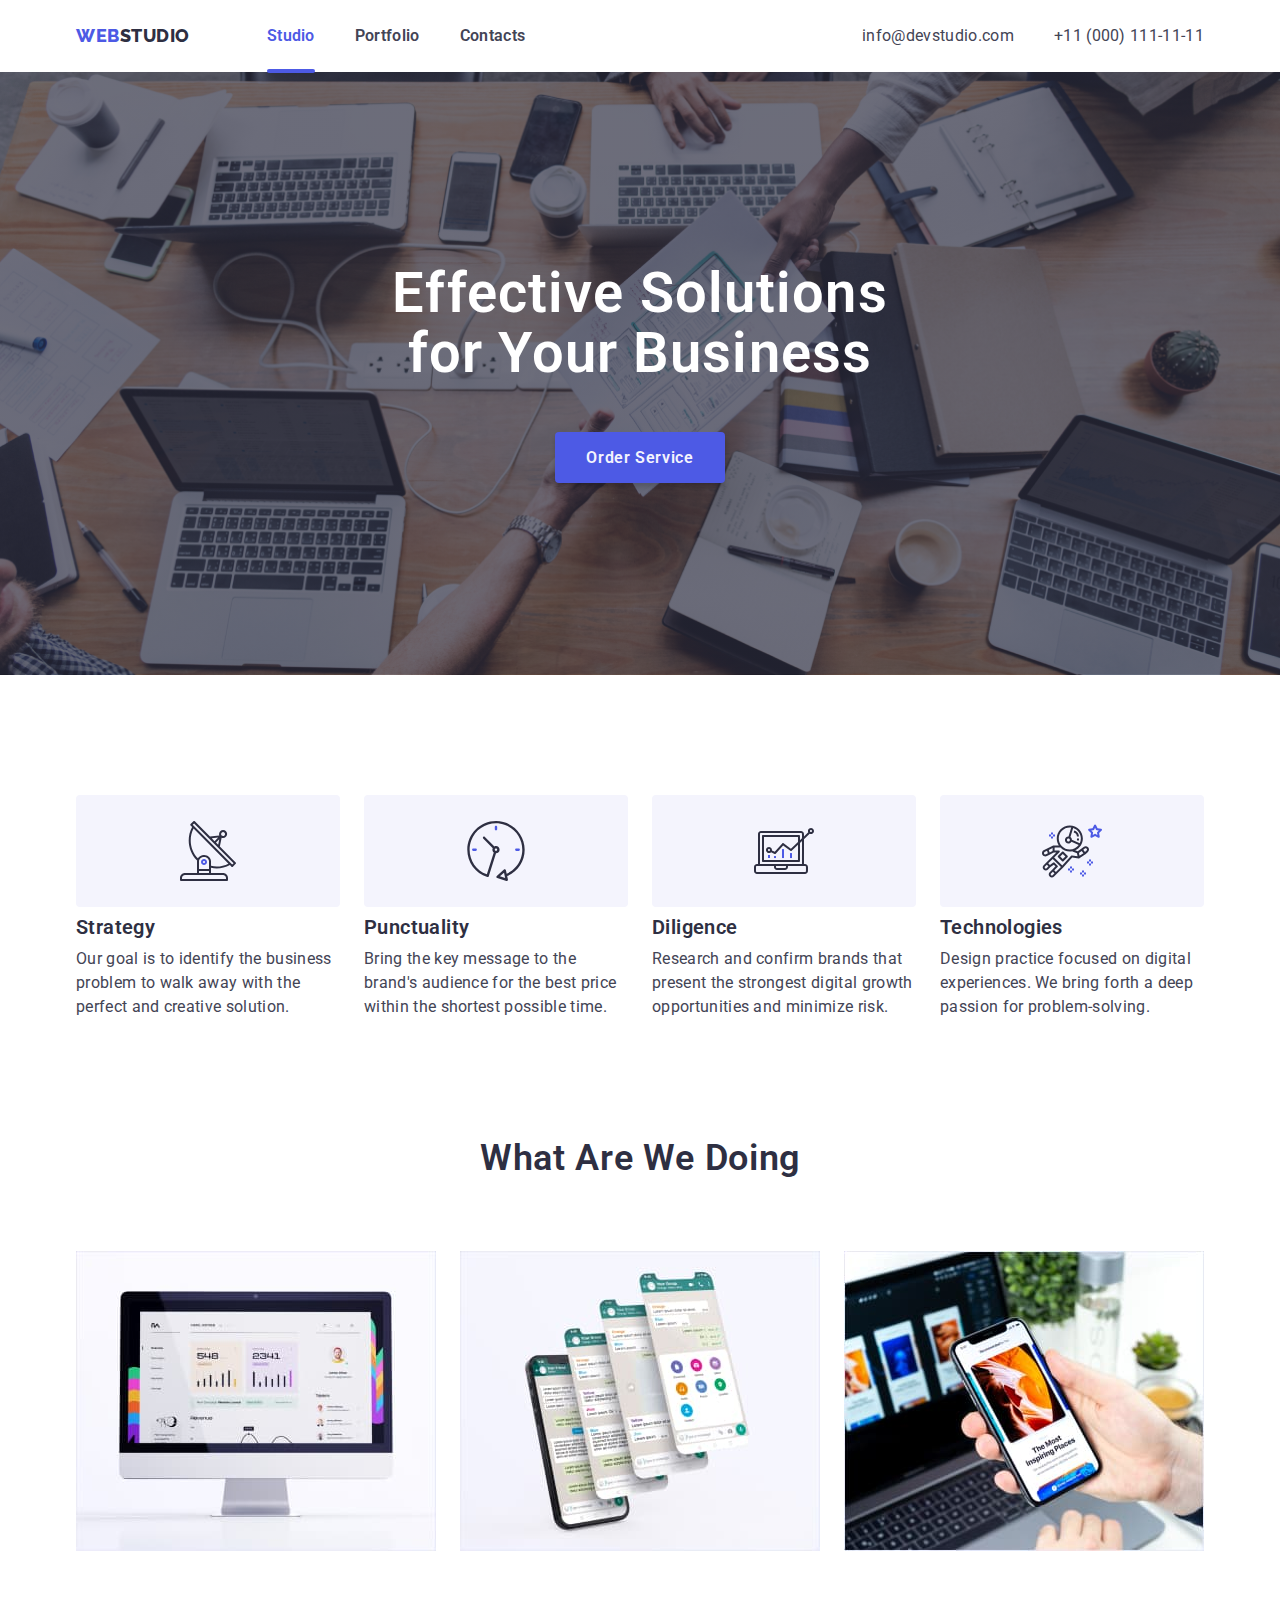
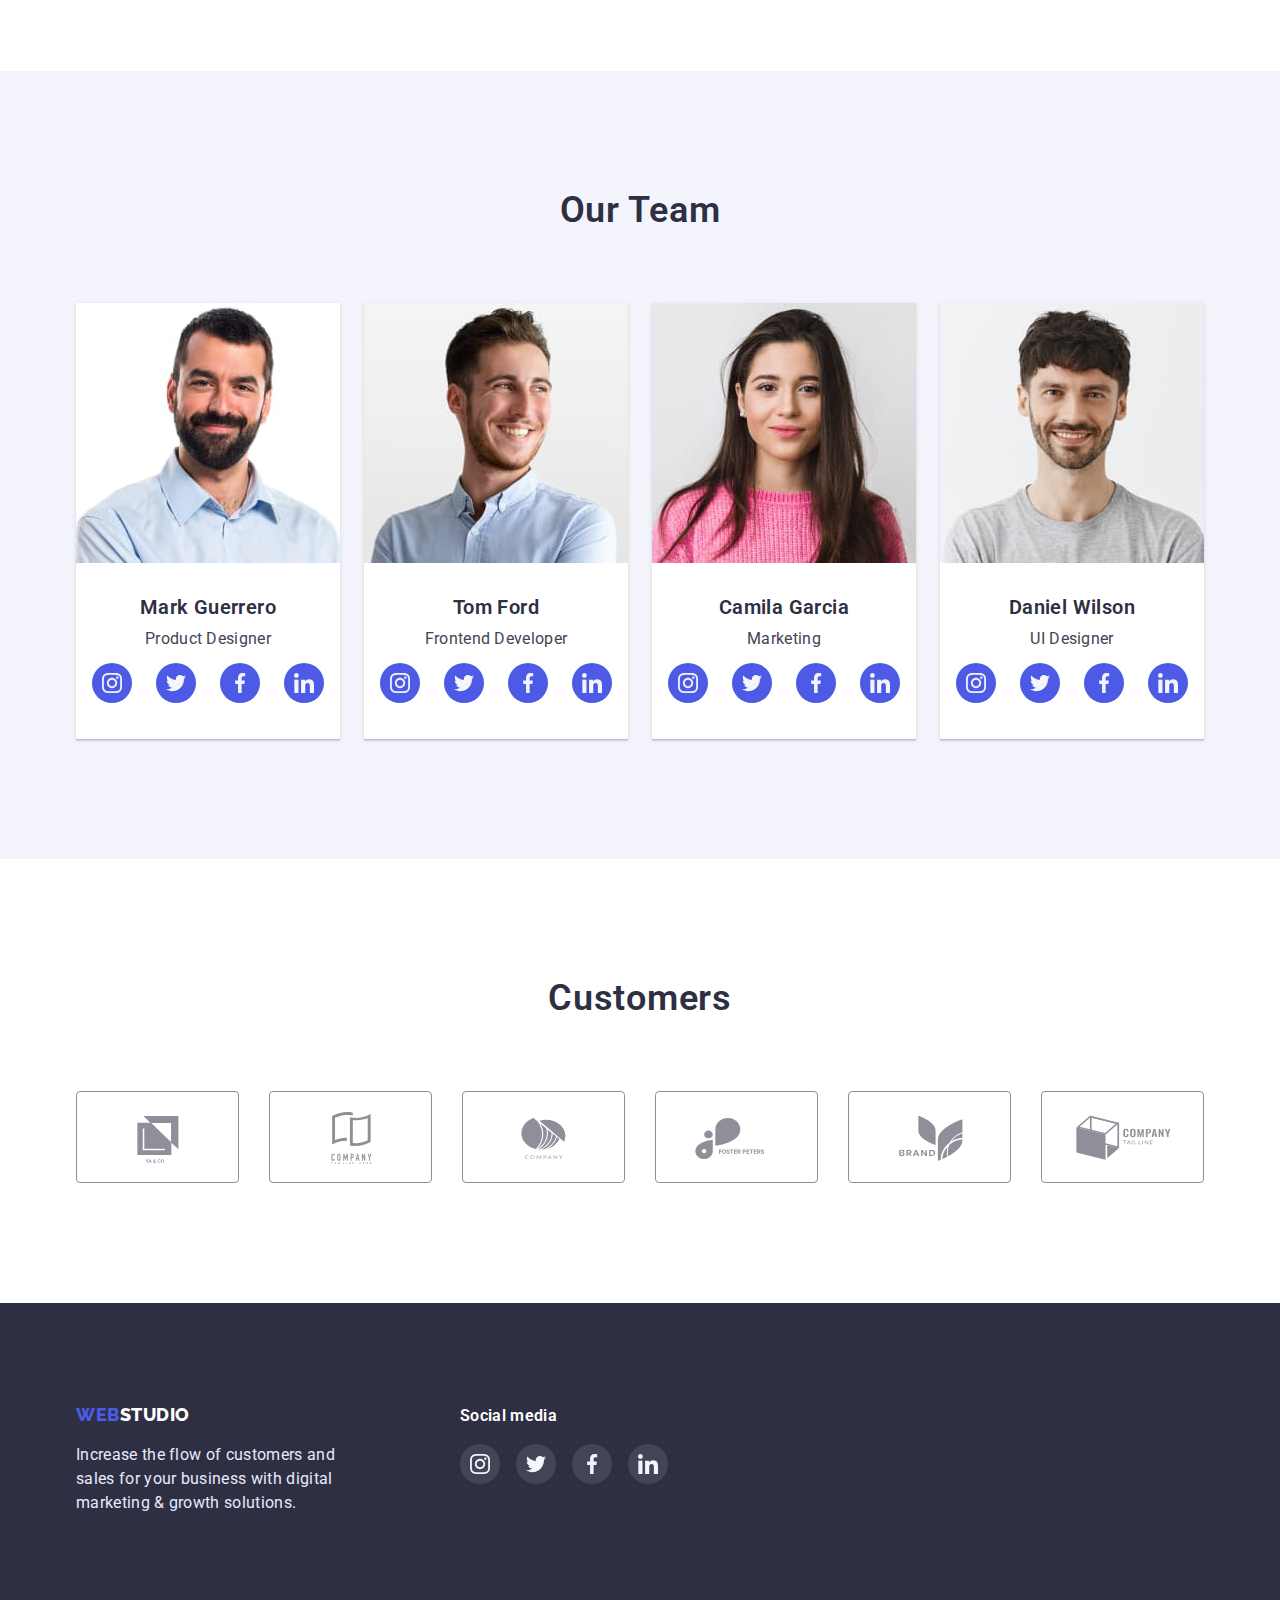
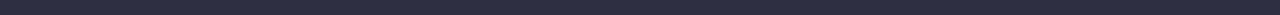
<file: index.html>
<!DOCTYPE html>
<html lang="en">

<head>
    <meta charset="UTF-8">
    <meta http-equiv="X-UA-Compatible" content="IE=edge">
    <meta name="viewport" content="width=device-width, initial-scale=1.0">
    <title>WEBSTUDIO</title>
    <link rel="preconnect" href="https://fonts.googleapis.com" >
    <link rel="preconnect" href="https://fonts.gstatic.com" crossorigin >
    <link
        href="https://fonts.googleapis.com/css2?family=Raleway:wght@700&family=Roboto:wght@400;500;700;900&display=swap"
        rel="stylesheet" >
    <link rel="stylesheet" href="./css/style.css" >
    <link rel="stylesheet" href="./css/normalize.css" >
</head>

<body>
    <header class="header">
        <div class="container header-container">
            <nav class="header-navigation">
                <a class="logo" href="./index.html"><span class="logo-part">Web</span>Studio</a>
                <ul class="list header-menu">
                    <li class="header-menu-item"><a class="nav-link active" href="./index.html">Studio</a></li>
                    <li class="header-menu-item"><a class="nav-link" href="./portfolio.html">Portfolio</a></li>
                    <li class="header-menu-item"><a class="nav-link" href="#">Contacts</a></li>
                </ul>
            </nav>
            <ul class="list header-contact">
                <li class="header-contact-item"><a class="contact-link" href="mailo:info@devstudio.com">info@devstudio.com</a></li>
                <li class="header-contact-item"><a class="contact-link" href="tel:+11(000)1111111">+11 (000) 111-11-11</a></li>
            </ul>
        </div>
    </header>
    <main>
        <section class="hero">
            <div class="container">
                <h1 class="hero-title">Effective Solutions for Your Business</h1>
                <button class="hero-button" type="button" data-modal-open>Order Service</button>
            </div>
        </section>
        <section class="section about">
            <div class="container">
                <h2 class="about-title hidden">Information about our company</h2>
                <ul class="about-list list">
                    <li class="about-item">
                        <div class="about-icon-wrapper">
                            <svg width="60" height="60">
                                <use href="./images/icons.svg#icon-advantage1"></use>
                            </svg>
                        </div>
                        <h3 class="about-item-title">Strategy</h3>
                        <p class="about-item-text">Our goal is to identify the business problem to walk away with the perfect and creative solution.
                        </p>
                    </li>
                    <li class="about-item">
                        <div class="about-icon-wrapper">
                            <svg width="60" height="60">
                                <use href="./images/icons.svg#icon-advantage2"></use>
                            </svg>
                        </div>
                        <h3 class="about-item-title">Punctuality</h3>
                        <p class="about-item-text">Bring the key message to the brand's audience for the best price within the shortest possible
                            time.</p>
                    </li>
                    <li class="about-item">
                        <div class="about-icon-wrapper">
                            <svg width="60" height="60">
                                <use href="./images/icons.svg#icon-advantage3"></use>
                            </svg>
                        </div>
                        <h3 class="about-item-title">Diligence</h3>
                        <p class="about-item-text">Research and confirm brands that present the strongest digital growth opportunities and minimize
                            risk.</p>
                    </li>
                    <li class="about-item">
                        <div class="about-icon-wrapper">
                            <svg width="60" height="60">
                                <use href="./images/icons.svg#icon-advantage4"></use>
                            </svg>
                        </div>
                        <h3 class="about-item-title">Technologies</h3>
                        <p class="about-item-text">Design practice focused on digital experiences. We bring forth a deep passion for
                            problem-solving.</p>
                    </li>
                </ul>
            </div>
        </section>
        <section class="section doing">
            <div class="container">
                <h2 class="section-title">What are we doing</h2>
                <ul class="doing-list list">
                    <li class="doing-list-item"><img class="doing-image" width="360" src="./images/doing1.jpg" alt="computer"></li>
                    <li class="doing-list-item"><img class="doing-image" width="360" src="./images/doing2.jpg" alt="smartphone"></li>
                    <li class="doing-list-item"><img class="doing-image" width="360" src="./images/doing3.jpg" alt="smartphone in hand"></li>
                </ul>
            </div>
        </section>
        <section class="section team">
            <div class="container">
                <h2 class="section-title">Our Team</h2>
                <ul class="list team-list">
                    <li class="team-item">
                        <img class="team-item-image" width="264" src="./images/team1.jpg" alt="Mark Guerrero">
                        <div class="team-item-info">
                            <h3 class="team-item-title">Mark Guerrero</h3>
                            <p class="team-item-text">Product Designer</p>
                            <ul class="socials">
                                <li class="socials-item">
                                  <a href="#" class="socials-link">
                                    <svg width="20" height="20" class="socials-icon">
                                      <use href="./images/icons.svg#icon-instagram"></use>
                                    </svg>
                                  </a>
                                </li>
                                <li class="socials-item">
                                  <a href="#" class="socials-link">
                                    <svg width="20" height="20" class="socials-icon">
                                      <use href="./images/icons.svg#icon-twitter"></use>
                                    </svg>
                                  </a>
                                </li>
                                <li class="socials-item">
                                  <a href="#" class="socials-link">
                                    <svg width="20" height="20" class="socials-icon">
                                      <use href="./images/icons.svg#icon-facebook"></use>
                                    </svg>
                                  </a>
                                </li>
                                <li class="socials-item">
                                  <a href="#" class="socials-link">
                                    <svg width="20" height="20" class="socials-icon">
                                      <use href="./images/icons.svg#icon-linkedin"></use>
                                    </svg>
                                  </a>
                                </li>
                              </ul>
                        </div>
                    </li>
                    <li class="team-item">
                        <img class="team-item-image" width="264" src="./images/team2.jpg" alt="Tom Ford">
                        <div class="team-item-info">
                            <h3 class="team-item-title">Tom Ford</h3>
                            <p class="team-item-text">Frontend Developer</p>
                            <ul class="socials">
                                <li class="socials-item">
                                  <a href="#" class="socials-link">
                                    <svg width="20" height="20" class="socials-icon">
                                      <use href="./images/icons.svg#icon-instagram"></use>
                                    </svg>
                                  </a>
                                </li>
                                <li class="socials-item">
                                  <a href="#" class="socials-link">
                                    <svg width="20" height="20" class="socials-icon">
                                      <use href="./images/icons.svg#icon-twitter"></use>
                                    </svg>
                                  </a>
                                </li>
                                <li class="socials-item">
                                  <a href="#" class="socials-link">
                                    <svg width="20" height="20" class="socials-icon">
                                      <use href="./images/icons.svg#icon-facebook"></use>
                                    </svg>
                                  </a>
                                </li>
                                <li class="socials-item">
                                  <a href="#" class="socials-link">
                                    <svg width="20" height="20" class="socials-icon">
                                      <use href="./images/icons.svg#icon-linkedin"></use>
                                    </svg>
                                  </a>
                                </li>
                              </ul>
                        </div>
                    </li>
                    <li class="team-item">
                        <img class="team-item-image" width="264" src="./images/team3.jpg" alt="Camila Garcia">
                        <div class="team-item-info">
                            <h3 class="team-item-title">Camila Garcia</h3>
                            <p class="team-item-text">Marketing</p>
                            <ul class="socials">
                                <li class="socials-item">
                                  <a href="#" class="socials-link">
                                    <svg width="20" height="20" class="socials-icon">
                                      <use href="./images/icons.svg#icon-instagram"></use>
                                    </svg>
                                  </a>
                                </li>
                                <li class="socials-item">
                                  <a href="#" class="socials-link">
                                    <svg width="20" height="20" class="socials-icon">
                                      <use href="./images/icons.svg#icon-twitter"></use>
                                    </svg>
                                  </a>
                                </li>
                                <li class="socials-item">
                                  <a href="#" class="socials-link">
                                    <svg width="20" height="20" class="socials-icon">
                                      <use href="./images/icons.svg#icon-facebook"></use>
                                    </svg>
                                  </a>
                                </li>
                                <li class="socials-item">
                                  <a href="#" class="socials-link">
                                    <svg width="20" height="20" class="socials-icon">
                                      <use href="./images/icons.svg#icon-linkedin"></use>
                                    </svg>
                                  </a>
                                </li>
                              </ul>
                        </div>
                    </li>
                    <li class="team-item">
                        <img class="team-item-image" width="264" src="./images/team4.jpg" alt="Daniel Wilson">
                        <div class="team-item-info">
                            <h3 class="team-item-title">Daniel Wilson</h3>
                            <p class="team-item-text">UI Designer</p>
                            <ul class="socials">
                                <li class="socials-item">
                                  <a href="#" class="socials-link">
                                    <svg width="20" height="20" class="socials-icon">
                                      <use href="./images/icons.svg#icon-instagram"></use>
                                    </svg>
                                  </a>
                                </li>
                                <li class="socials-item">
                                  <a href="#" class="socials-link">
                                    <svg width="20" height="20" class="socials-icon">
                                      <use href="./images/icons.svg#icon-twitter"></use>
                                    </svg>
                                  </a>
                                </li>
                                <li class="socials-item">
                                  <a href="#" class="socials-link">
                                    <svg width="20" height="20" class="socials-icon">
                                      <use href="./images/icons.svg#icon-facebook"></use>
                                    </svg>
                                  </a>
                                </li>
                                <li class="socials-item">
                                  <a href="#" class="socials-link">
                                    <svg width="20" height="20" class="socials-icon">
                                      <use href="./images/icons.svg#icon-linkedin"></use>
                                    </svg>
                                  </a>
                                </li>
                            </ul>
                        </div>
                    </li>
                </ul>
            </div>
        </section>
        <section class="section clients">
            <div class="container">
              <h2 class="section-title">Customers</h2>
              <ul class="clients-list">
                <li class="client">
                  <a href="#" class="client-link">
                    <svg width="104" height="56" class="socials-icon">
                      <use href="./images/icons.svg#icon-customers1"></use>
                    </svg>
                  </a>
                </li>
                <li class="client">
                  <a href="#" class="client-link">
                    <svg width="104" height="56" class="socials-icon">
                      <use href="./images/icons.svg#icon-customers2"></use>
                    </svg>
                  </a>
                </li>
                <li class="client">
                  <a href="#" class="client-link">
                    <svg width="104" height="56" class="socials-icon">
                      <use href="./images/icons.svg#icon-customers3"></use>
                    </svg>
                  </a>
                </li>
                <li class="client">
                  <a href="#" class="client-link">
                    <svg width="104" height="56" class="socials-icon">
                      <use href="./images/icons.svg#icon-customers4"></use>
                    </svg>
                  </a>
                </li>
                <li class="client">
                  <a href="#" class="client-link">
                    <svg width="104" height="56" class="socials-icon">
                      <use href="./images/icons.svg#icon-customers5"></use>
                    </svg>
                  </a>
                </li>
                <li class="client">
                  <a href="#" class="client-link">
                    <svg width="104" height="56" class="socials-icon">
                      <use href="./images/icons.svg#icon-customers6"></use>
                    </svg>
                  </a>
                </li>
              </ul>
            </div>
          </section>
    </main>
    <footer class="footer">
        <div class="container">
            <div class="footer-left">
                <a class="logo" href="./index.html"><span class="logo-part">Web</span>Studio</a>
                <p class="footer-text">Increase the flow of customers and sales for your business with digital marketing &
                growth solutions.</p>
            </div>
            <div class="footer-right">
                <p class="footer-right-text">Social media</p>
                <ul class="socials">
                    <li class="socials-item">
                    <a href="#" class="socials-link">
                        <svg width="20" height="20" class="socials-icon">
                            <use href="./images/icons.svg#icon-instagram"></use>
                        </svg>
                    </a>
                    </li>
                    <li class="socials-item">
                    <a href="#" class="socials-link">
                        <svg width="20" height="20" class="socials-icon">
                            <use href="./images/icons.svg#icon-twitter"></use>
                        </svg>
                    </a>
                    </li>
                    <li class="socials-item">
                    <a href="#" class="socials-link">
                        <svg width="20" height="20" class="socials-icon">
                            <use href="./images/icons.svg#icon-facebook"></use>
                        </svg>
                    </a>
                    </li>
                    <li class="socials-item">
                    <a href="#" class="socials-link">
                        <svg width="20" height="20" class="socials-icon">
                            <use href="./images/icons.svg#icon-linkedin"></use>
                        </svg>
                    </a>
                    </li>
                </ul>
            </div>
        </div>
    </footer>
    <div class="backdrop is-hidden" data-modal>
      <div class="modal">
        <button class="modal-close-btn" type="button" data-modal-close>
          <svg class="modal-close-icon" width="8" height="8">
            <use href="./images/icons.svg#icon-close"></use>
          </svg>
        </button>
      </div>
    </div>

    <script src="./modal.js"></script>
</body>

</html>
</file>
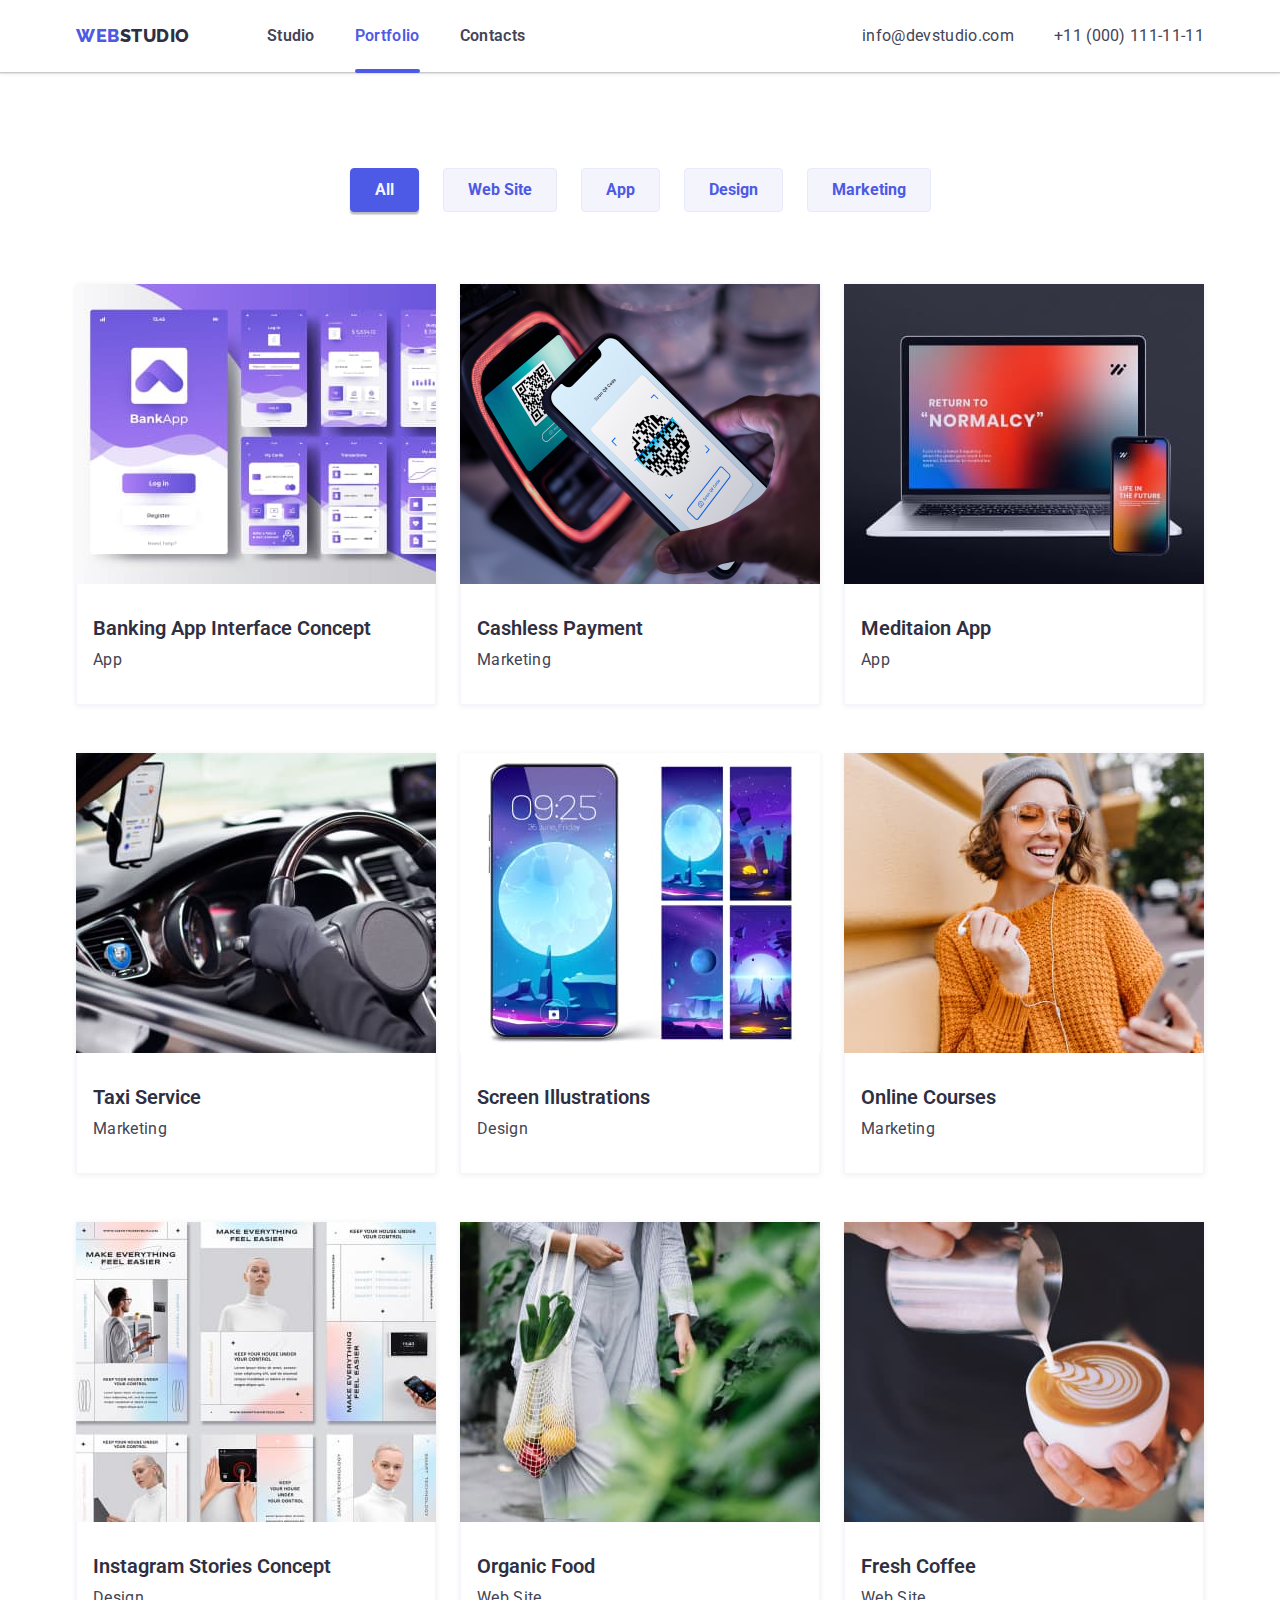
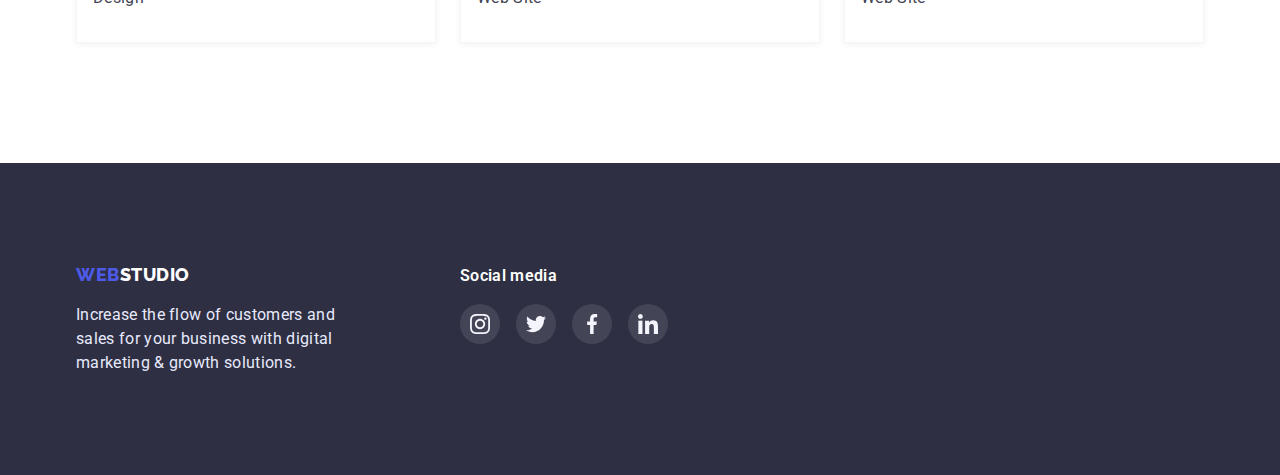
<file: portfolio.html>
<!DOCTYPE html>
<html lang="en">

<head>
  <meta charset="UTF-8">
  <meta http-equiv="X-UA-Compatible" content="IE=edge">
  <meta name="viewport" content="width=device-width, initial-scale=1.0">
  <title>Portfolio</title>
  <link rel="stylesheet" href="./css/style.css" >
  <link rel="preconnect" href="https://fonts.googleapis.com" >
  <link rel="preconnect" href="https://fonts.gstatic.com" crossorigin >
  <link href="https://fonts.googleapis.com/css2?family=Raleway:wght@700&family=Roboto:wght@400;500;700;900&display=swap"
    rel="stylesheet" >
  <link rel="stylesheet" href="./css/style.css" >
  <link rel="stylesheet" href="./css/normalize.css" >
</head>

<body>
  <header class="header">
    <div class="container header-container">
        <nav class="header-navigation">
            <a class="logo" href="./index.html"><span class="logo-part">Web</span>Studio</a>
            <ul class="list header-menu">
                <li class="header-menu-item"><a class="nav-link" href="./index.html">Studio</a></li>
                <li class="header-menu-item"><a class="nav-link active" href="./portfolio.html">Portfolio</a></li>
                <li class="header-menu-item"><a class="nav-link" href="#">Contacts</a></li>
            </ul>
        </nav>
        <ul class="list header-contact">
            <li class="header-contact-item"><a class="contact-link" href="mailo:info@devstudio.com">info@devstudio.com</a></li>
            <li class="header-contact-item"><a class="contact-link" href="tel:+11(000)1111111">+11 (000) 111-11-11</a></li>
        </ul>
    </div>
  </header>
  <main>
    <section class="products section">
      <div class="container">
        <h1 class="products-title hidden">Product cards</h1>
        <ul class="filter list">
          <li class="filter-item"><button class="filter-button active-button" type="button">All</button></li>
          <li class="filter-item"><button class="filter-button" type="button">Web Site</button></li>
          <li class="filter-item"><button class="filter-button" type="button">App</button></li>
          <li class="filter-item"><button class="filter-button" type="button">Design</button></li>
          <li class="filter-item"><button class="filter-button" type="button">Marketing</button></li>
        </ul>

        <ul class="products-list list">
          <li class="product-card">
            <a href="#" class="product-card-link">
              <div class="product-image-wrapper">
                <img src="./images/product1.jpg" alt="bankapp" width="360" >
                <div class="product-about">
                  <p>
                    14 Stylish and User-Friendly App Design Concepts · Task Manager App · Calorie Tracker App · Exotic Fruit Ecommerce App · Cloud Storage App
                  </p>
                </div>
              </div>
              <div class="product-info">
                <h2 class="product-title">Banking App Interface Concept</h2>
                <p class="product-description">App</p>
              </div>
            </a>
          </li>
          <li class="product-card">
            <a href="#" class="product-card-link">
              <div class="product-image-wrapper">
                <img src="./images/product2.jpg" alt="cash" width="360" >
                <div class="product-about">
                  <p>
                    14 Stylish and User-Friendly App Design Concepts · Task Manager App · Calorie Tracker App · Exotic Fruit Ecommerce App · Cloud Storage App
                  </p>
                </div>
              </div>
              <div class="product-info">
                <h2 class="product-title">Cashless Payment</h2>
                <p class="product-description">Marketing</p>
              </div>
            </a>
          </li>
          <li class="product-card">
            <a href="#" class="product-card-link">
              <div class="product-image-wrapper">
                <img src="./images/product3.jpg" alt="Meditaion" width="360" >
                <div class="product-about">
                  <p>
                    14 Stylish and User-Friendly App Design Concepts · Task Manager App · Calorie Tracker App · Exotic Fruit Ecommerce App · Cloud Storage App
                  </p>
                </div>
              </div>
              <div class="product-info">
                <h2 class="product-title">Meditaion App</h2>
                <p class="product-description">App</p>
              </div>
            </a>
          </li>
          <li class="product-card">
            <a href="#" class="product-card-link">
              <div class="product-image-wrapper">
                <img src="./images/product4.jpg" alt="Taxi" width="360" >
                <div class="product-about">
                  <p>
                    14 Stylish and User-Friendly App Design Concepts · Task Manager App · Calorie Tracker App · Exotic Fruit Ecommerce App · Cloud Storage App
                  </p>
                </div>
              </div>
              <div class="product-info">
                <h2 class="product-title">Taxi Service</h2>
                <p class="product-description">Marketing</p>
              </div>
            </a>
          </li>
          <li class="product-card">
            <a href="#" class="product-card-link">
              <div class="product-image-wrapper">
                <img src="./images/product5.jpg" alt="Screen" width="360" >
                <div class="product-about">
                  <p>
                    14 Stylish and User-Friendly App Design Concepts · Task Manager App · Calorie Tracker App · Exotic Fruit Ecommerce App · Cloud Storage App
                  </p>
                </div>
              </div>
              <div class="product-info">
                <h2 class="product-title">Screen Illustrations</h2>
                <p class="product-description">Design</p>
              </div>
            </a>
          </li>
          <li class="product-card">
            <a href="#" class="product-card-link">
              <div class="product-image-wrapper">
                <img src="./images/product6.jpg" alt="Courses" width="360" >
                <div class="product-about">
                  <p>
                    14 Stylish and User-Friendly App Design Concepts · Task Manager App · Calorie Tracker App · Exotic Fruit Ecommerce App · Cloud Storage App
                  </p>
                </div>
              </div>
              <div class="product-info">
                <h2 class="product-title">Online Courses</h2>
                <p class="product-description">Marketing</p>
              </div>
            </a>
          </li>
          <li class="product-card">
            <a href="#" class="product-card-link">
              <div class="product-image-wrapper">
                <img src="./images/product7.jpg" alt="Instagram Stories" width="360" >
                  <div class="product-about">
                    <p>
                      14 Stylish and User-Friendly App Design Concepts · Task Manager App · Calorie Tracker App · Exotic Fruit Ecommerce App · Cloud Storage App
                    </p>
                  </div>
                </div>
                <div class="product-info">
                  <h2 class=" product-title">Instagram Stories Concept</h2>
                  <p class="product-description">Design</p>
                </div>
            </a>
          </li>
          <li class="product-card">
            <a href="#" class="product-card-link">
              <div class="product-image-wrapper">
                <img src="./images/product8.jpg" alt="Organic food" width="360" >
                <div class="product-about">
                  <p>
                    14 Stylish and User-Friendly App Design Concepts · Task Manager App · Calorie Tracker App · Exotic Fruit Ecommerce App · Cloud Storage App
                  </p>
                </div>
              </div>
              <div class="product-info">
                <h2 class="product-title">Organic Food</h2>
                <p class="product-description">Web Site</p>
              </div>
            </a>
          </li>
          <li class="product-card">
            <a href="#" class="product-card-link">
              <div class="product-image-wrapper">
                <img src="./images/product9.jpg" alt="Fresh Coffee" width="360" >
                <div class="product-about">
                  <p>
                    14 Stylish and User-Friendly App Design Concepts · Task Manager App · Calorie Tracker App · Exotic Fruit Ecommerce App · Cloud Storage App
                  </p>
                </div>
              </div>
              <div class="product-info">
                <h2 class="product-title">Fresh Coffee</h2>
                <p class="product-description">Web Site</p>
              </div>
            </a>
          </li>
        </ul>
      </div>
    </section>
  </main>
  <footer class="footer">
    <div class="container">
        <div class="footer-left">
            <a class="logo" href="./index.html"><span class="logo-part">Web</span>Studio</a>
            <p class="footer-text">Increase the flow of customers and sales for your business with digital marketing &
            growth solutions.</p>
        </div>
        <div class="footer-right">
            <p class="footer-right-text">Social media</p>
            <ul class="socials">
                <li class="socials-item">
                <a href="#" class="socials-link">
                    <svg width="20" height="20" class="socials-icon">
                        <use href="./images/icons.svg#icon-instagram"></use>
                    </svg>
                </a>
                </li>
                <li class="socials-item">
                <a href="#" class="socials-link">
                    <svg width="20" height="20" class="socials-icon">
                        <use href="./images/icons.svg#icon-twitter"></use>
                    </svg>
                </a>
                </li>
                <li class="socials-item">
                <a href="#" class="socials-link">
                    <svg width="20" height="20" class="socials-icon">
                        <use href="./images/icons.svg#icon-facebook"></use>
                    </svg>
                </a>
                </li>
                <li class="socials-item">
                <a href="#" class="socials-link">
                    <svg width="20" height="20" class="socials-icon">
                        <use href="./images/icons.svg#icon-linkedin"></use>
                    </svg>
                </a>
                </li>
            </ul>
        </div>
    </div>
</footer>
</body>

</html>
</file>
<file: css/style.css>
:root{
  --primary-text-color: #2E2F42;
  --secondary-text-color: #434455;
  --main-light-color: #FFFFFF;
  --secondary-light-color: #E7E9FC;
  --tertiary-light-color: #F4F4FD;
  --main-button-color: #4D5AE5;
  --active-button-color: #404BBF;
  --social-focus-color: #31D0AA;
}

* {
  margin: 0;
  padding: 0;
  box-sizing: border-box;
}

body {
  color: var(--primary-text-color);
  background-color: var(--main-light-color);
  font-family: 'Roboto', sans-serif;
  font-size: 16px;
}

body.no-scroll {
  overflow: hidden;
}

img {
  display: block;
  max-width: 100%;
}

.container {
  max-width: 1158px;
  padding: 0 15px;
  margin: 0 auto;
}

.section {
  padding: 120px 0;
}

.header {
  background: var(--main-light-color);
  box-shadow: 0px 2px 1px rgba(46, 47, 66, 0.08), 0px 1px 1px rgba(46, 47, 66, 0.16), 0px 1px 6px rgba(46, 47, 66, 0.08);
}

.header-container {
  display: flex;
  align-items: center;
  justify-content: space-between;
}

.header-navigation, .header-menu, .header-contact {
  display: flex;
  align-items: center;
}

.header-menu-item:not(:last-of-type) {
  margin-right: 40px;
}

.header-contact-item:not(:last-of-type) {
  margin-right: 40px;
}

.header .logo {
  margin-right: 77px;
}

.hidden {
  position: absolute;
  white-space: nowrap;
  width: 1px;
  height: 1px;
  overflow: hidden;
  border: 0;
  padding: 0;
  clip: rect(0 0 0 0);
  clip-path: inset(50%);
  margin: -1px;
}

.logo {
  font-family: 'Raleway', sans-serif;
  font-size: 18px;
  font-weight: 800;
  letter-spacing: 0.03em;
  line-height: 1.33;
  color: var(--primary-text-color);
  text-transform: uppercase;
  text-decoration: none;
}

.logo-part {
  color: var(--main-button-color);
}

.list {
  list-style: none;
}

.nav-link {
  display: block;
  font-weight: 600;
  color: var(--secondary-text-color);
  text-decoration: none;
  letter-spacing: 0.02em;
  line-height: 1.5;
  padding: 24px 0;
  transition: color 250ms cubic-bezier(0.4, 0, 0.2, 1);
}

.nav-link:hover,
.nav-link:focus {
  color: var(--main-button-color);
}

.nav-link.active {
  position: relative;
  color: var(--main-button-color);
}

.nav-link.active:after {
  content: '';
  display: block;
  position: absolute;
  left: 0;
  bottom: -1px;
  width: 100%;
  height: 4px;
  border-radius: 2px;
  background-color: var(--main-button-color);
}

.contact-link {
  display: block;
  color: var(--secondary-text-color);
  text-decoration: none;
  line-height: 1.5;
  letter-spacing: 0.02em;
  padding: 24px 0;
  transition: color 250ms cubic-bezier(0.4, 0, 0.2, 1);
}

.contact-link:hover,
.contact-link:focus {
  color: var(--main-button-color);
}

.filter-button {
  background-color: var(--tertiary-light-color);
  color: var(--main-button-color);
  font-weight: 700;
  border: 1px solid var(--secondary-light-color);
  cursor: pointer;
  font-family: inherit;
  padding: 12px 24px;
  border-radius: 4px;
  transition: background-color 250ms cubic-bezier(0.4, 0, 0.2, 1),
              color 250ms cubic-bezier(0.4, 0, 0.2, 1),
              border-color 250ms cubic-bezier(0.4, 0, 0.2, 1),
              box-shadow 250ms cubic-bezier(0.4, 0, 0.2, 1);
}

.filter-button:hover,
.filter-button:focus,
.active-button {
  background-color: var(--main-button-color);
  color: var(--tertiary-light-color);
  border-color: var(--main-button-color);
  box-shadow: 0px 3px 1px rgba(0, 0, 0, 0.1), 0px 2px 1px rgba(0, 0, 0, 0.08), 0px 2px 2px rgba(0, 0, 0, 0.12);
}

.hero {
  padding: 192px 0;
  background: linear-gradient(to right ,rgba( 46, 47, 66, 0.7 ),rgba( 46, 47, 66, 0.7 )), url('../images/people-office.jpg');
  background-size: cover;
  background-repeat: no-repeat;
  background-position: center;
  max-width: 1440px;
  margin: 0 auto;
}

.hero-title {
  font-weight: 600;
  font-size: 56px;
  line-height: 1.07;
  letter-spacing: 0.02em;
  color: var(--main-light-color);
  text-align: center;
  max-width: 500px;
  margin: 0 auto 48px auto;
}

.hero-button {
  background-color: var(--main-button-color);
  color: var(--tertiary-light-color);
  font-family: inherit;
  font-weight: 600;
  font-size: 16px;
  line-height: 1.19;
  letter-spacing: 0.04em;
  cursor: pointer;
  border: none;
  outline: none;
  margin: 0 auto;
  height: 51px;
  width: 170px;
  display: flex;
  justify-content: center;
  align-items: center;
  box-shadow: 0px 4px 4px rgba(0, 0, 0, 0.15);
  border-radius: 4px;
  transition: background-color 250ms cubic-bezier(0.4, 0, 0.2, 1);
}

.hero-button:hover,
.hero-button:focus {
  background-color: var(--active-button-color);
}

.doing {
  padding-top: 0;
}

.about-list {
  display: flex;
  justify-content: space-between;
}

.about-item {
  width: calc((100% - 72px) / 4);
}

.about-icon-wrapper {
  height: 112px;
  background: var(--tertiary-light-color);
  border-radius: 4px;
  display: flex;
  justify-content: center;
  align-items: center;
  margin-bottom: 8px;
}

.about-item-title {
  font-weight: 600;
  font-size: 20px;
  line-height: 1.2;
  letter-spacing: 0.02em;
  margin-bottom: 8px;
}

.about-item-text {
  color: var(--secondary-text-color);
  line-height: 1.5;
  letter-spacing: 0.02em;
}

.section-title {
  font-weight: 600;
  font-size: 36px;
  line-height: 1.11;
  letter-spacing: 0.02em;
  text-transform: capitalize;
  margin-bottom: 72px;
  text-align: center;
}

.doing-list {
  display: flex;
  justify-content: space-between;
}

.doing-list-item {
  width: calc((100% - 48px) / 3);
}

.doing-image {
  width: 100%;
}

.team {
  background-color: var(--tertiary-light-color);
}

.team-list {
  display: flex;
  justify-content: space-between;
}

.team-item {
  width: calc((100% - 72px) / 4);
  box-shadow: 0px 1px 6px rgba(46, 47, 66, 0.08), 0px 1px 1px rgba(46, 47, 66, 0.16), 0px 2px 1px rgba(46, 47, 66, 0.08);
}

.team-item-image {
  width: 100%;
}

.team-item-info {
  background-color: var(--main-light-color);
  padding: 32px 16px 36px 16px;
  border-radius: 0px 0px 4px 4px;
}

.team-item-title {
  font-weight: 600;
  font-size: 20px;
  line-height: 1.2;
  letter-spacing: 0.02em;
  margin-bottom: 8px;
  text-align: center;
}

.team-item-text {
  color: var(--secondary-text-color);
  line-height: 1.5;
  letter-spacing: 0.02em;
  text-align: center;
  margin-bottom: 12px;
}

.clients-list {
  display: flex;
  justify-content: space-between;
  list-style: none;
}

.client {
  width: calc(100%/6 - 30px/6*5);
  height: 92px;
}

.client-link {
  width: 100%;
  height: 100%;
  display: flex;
  align-items: center;
  justify-content: center;
  border: 1px solid #8E8F99;
  border-radius: 4px;
  cursor: pointer;
  transition: border-color 250ms cubic-bezier(0.4, 0, 0.2, 1);
}

.client-link svg {
  fill: #8E8F99;
  transition: fill 250ms cubic-bezier(0.4, 0, 0.2, 1);
}

.client-link:hover,
.client-link:focus {
  border-color: var(--main-button-color);
}

.client-link:hover svg,
.client-link:focus svg {
  fill: var(--main-button-color);
}

.socials {
  display: flex;
  list-style: none;
  justify-content: center;
}

.socials-item {
  width: 40px;
  height: 40px;
}

.footer .socials-link {
  transition: background-color 250ms cubic-bezier(0.4, 0, 0.2, 1);
}

.footer .socials-link {
  background-color: rgba(255, 255, 255, 0.1);
}

.footer .socials-link:hover {
  background-color: var(--social-focus-color);
}

.socials-item:not(:last-of-type) {
  margin-right: 24px;
}

.footer .socials-item:not(:last-of-type) {
  margin-right: 16px;
}

.socials-link {
  width: 100%;
  height: 100%;
  display: flex;
  align-items: center;
  justify-content: center;
  background-color: var(--main-button-color);
  border-radius: 50%;
}

.footer {
  background-color: var(--primary-text-color);
  padding: 100px 0;
}

.footer .container {
  display: flex;
  align-items: baseline;
}

.footer-left {
  margin-right: 120px;
}

.footer-text {
  color: var(--secondary-light-color);
  line-height: 1.5;
  letter-spacing: 0.02em;
  max-width: 264px;
}

.footer .logo {
  display: block;
  color: var(--main-light-color);
  margin-bottom: 16px;
}

.footer-right-text {
  font-weight: 600;
  font-size: 16px;
  line-height: 1.5;
  letter-spacing: 0.02em;
  color: var(--main-light-color);
  margin-bottom: 16px;
}

.products {
  padding-top: 96px;
}

.filter {
  display: flex;
  justify-content: center;
  margin-bottom: 72px;
}

.filter-item:not(:last-of-type) {
  margin-right: 24px;
}

.products-list {
  display: flex;
  justify-content: space-between;
  flex-wrap: wrap;
  margin: 0 -24px -48px 0;
}

.product-card-link {
  text-decoration: none;
}

.product-card {
  box-shadow: 0px 1px 6px rgba(46, 47, 66, 0.08);
  margin: 0 24px 48px 0;
  transition: box-shadow 250ms cubic-bezier(0.4, 0, 0.2, 1);
}

.product-card:hover {
  box-shadow: 0px 1px 6px rgba(46, 47, 66, 0.08), 0px 1px 1px rgba(46, 47, 66, 0.16), 0px 2px 1px rgba(46, 47, 66, 0.08);
}

.product-image-wrapper {
  position: relative;
  overflow: hidden;
}

.product-about {
  position: absolute;
  top: 0;
  left: 0;
  display: flex;
  width: 100%;
  height: 100%;
  font-size: 16px;
  line-height: 1.5;
  padding: 40px 32px;
  color: var(--tertiary-light-color);
  background-color: var(--main-button-color);
  transform: translateY(101%);
  transition: transform 250ms cubic-bezier(0.4, 0, 0.2, 1);
}

.product-card-link:hover .product-about,
.product-card-link:focus .product-about {
  transform: translateY(0);
}

.product-info {
  padding: 32px 16px;
  background: var(--main-light-color);
  border-left: 0.5px solid var(--tertiary-light-color);
  border-right: 0.5px solid var(--tertiary-light-color);
  border-bottom: 0.5px solid var(--tertiary-light-color);
}

.product-title{
  color: var(--primary-text-color);
  font-weight: 600;
  font-size: 20px;
  line-height: 1.2;
  margin-bottom: 8px;
}

.product-description{
  color: var(--secondary-text-color);
  line-height: 1.5;
  letter-spacing: 0.02em;
}

.backdrop {
  position: fixed;
  top: 0;
  left: 0;
  width: 100%;
  height: 100%;
  background: rgba(46, 47, 66, 0.4);
  opacity: 1;
  visibility: visible;
  pointer-events: all;
  transition: opacity 250ms cubic-bezier(0.4, 0, 0.2, 1),
              visibility 250ms cubic-bezier(0.4, 0, 0.2, 1);
}

.is-hidden {
  opacity: 0;
  visibility: hidden;
  pointer-events: none;
}

.modal {
  position: absolute;
  top: 50%;
  left: 50%;
  transform: translate(-50%, -50%);
  width: 408px;
  height: 576px;
  background: #FCFCFC;
  box-shadow: 0px 1px 1px rgba(0, 0, 0, 0.14), 0px 1px 3px rgba(0, 0, 0, 0.12), 0px 2px 1px rgba(0, 0, 0, 0.2);
  border-radius: 4px;
}

.modal-close-btn {
  position: absolute;
  top: 24px;
  right: 24px;
  display: flex;
  justify-content: center;
  align-items: center;
  width: 24px;
  height: 24px;
  background: var(--secondary-light-color);
  border: 1px solid rgba(0, 0, 0, 0.1);
  border-radius: 50%;
  cursor: pointer;
  transition: background-color 250ms cubic-bezier(0.4, 0, 0.2, 1);
}
</file>
